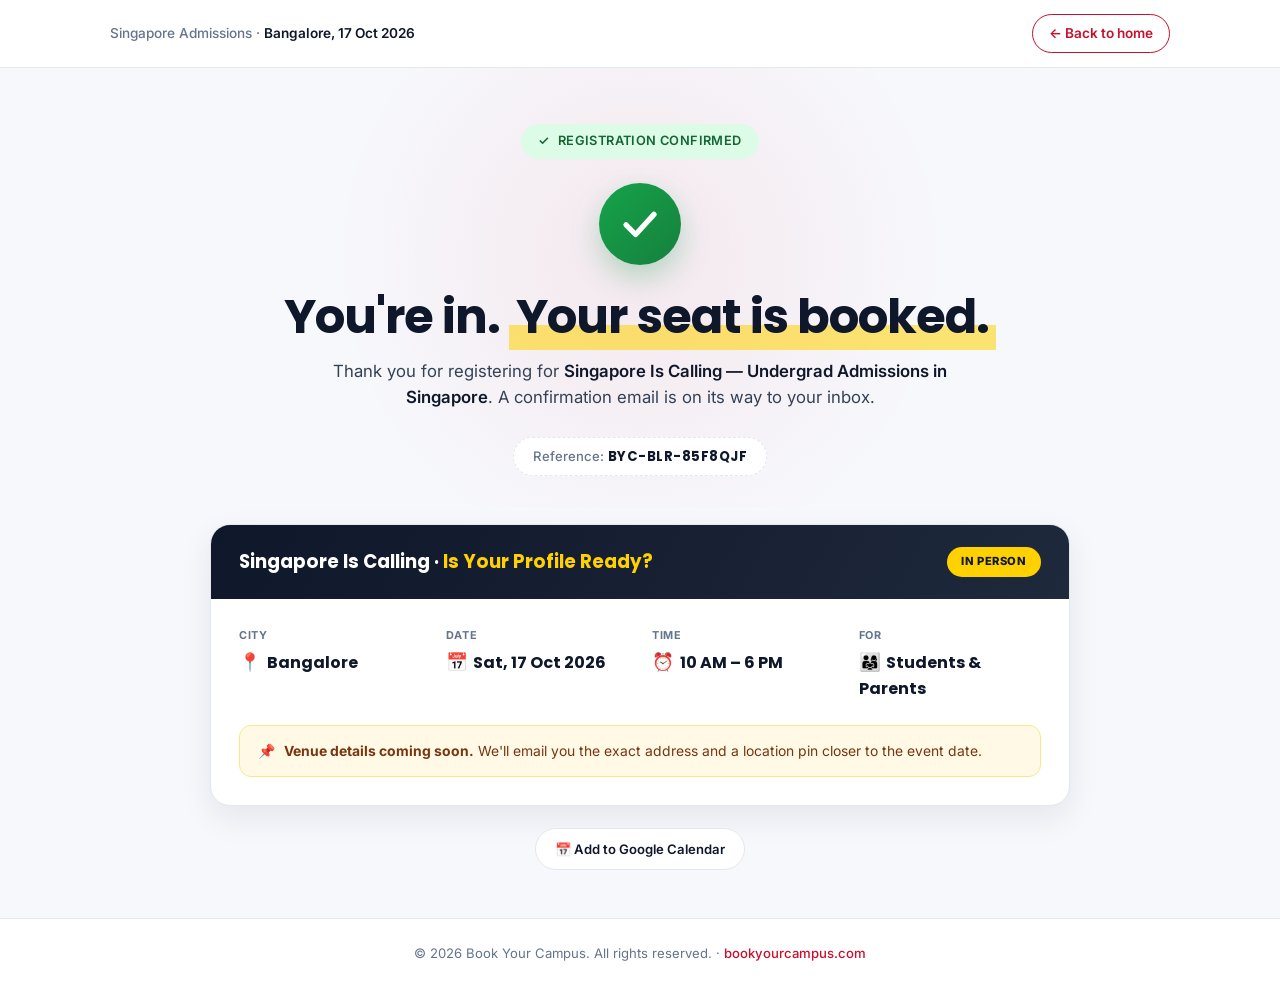
<file: bangalore/thankyou.html>
<!DOCTYPE html>
<html lang="en">
<head>
  <meta charset="UTF-8" />
  <meta name="viewport" content="width=device-width, initial-scale=1.0" />
  <title>Thank You — Your Seat is Booked | Singapore Admissions · Bangalore, 17 Oct</title>
  <meta name="description" content="Your seat for the Singapore undergrad admissions session in Bangalore on 17 October 2026 is confirmed. Here's what happens next." />
  <meta name="theme-color" content="#C8102E" />
  <meta name="robots" content="noindex, nofollow" />

  <link rel="preconnect" href="https://fonts.googleapis.com" />
  <link rel="preconnect" href="https://fonts.gstatic.com" crossorigin />
  <link href="https://fonts.googleapis.com/css2?family=Poppins:wght@500;600;700;800&family=Inter:wght@400;500;600&display=swap" rel="stylesheet" />

  <style>
    /* ---------- RESET & BASE ---------- */
    *, *::before, *::after { margin: 0; padding: 0; box-sizing: border-box; }

    :root {
      --red: #C8102E;
      --red-dark: #A00D24;
      --yellow: #FFD100;
      --yellow-dark: #E6BC00;
      --ink: #0F172A;
      --ink-soft: #334155;
      --muted: #64748B;
      --line: #E2E8F0;
      --bg: #F7F8FC;
      --white: #FFFFFF;
      --radius: 20px;
      --shadow-sm: 0 2px 6px rgba(15, 23, 42, 0.04);
      --shadow: 0 12px 32px rgba(15, 23, 42, 0.08);
      --shadow-lg: 0 24px 60px rgba(15, 23, 42, 0.14);
    }

    html { scroll-behavior: smooth; }

    body {
      font-family: 'Inter', system-ui, -apple-system, 'Segoe UI', Roboto, sans-serif;
      background: var(--bg);
      color: var(--ink);
      line-height: 1.6;
      -webkit-font-smoothing: antialiased;
      min-height: 100vh;
      display: flex;
      flex-direction: column;
    }

    h1, h2, h3, h4 {
      font-family: 'Poppins', system-ui, sans-serif;
      line-height: 1.15;
      letter-spacing: -0.02em;
      font-weight: 700;
    }

    a { color: inherit; text-decoration: none; }

    img { max-width: 100%; height: auto; display: block; }

    .container {
      width: 100%;
      max-width: 1100px;
      margin: 0 auto;
      padding: 0 1.25rem;
    }

    /* ---------- HEADER ---------- */
    .site-header {
      background: var(--white);
      border-bottom: 1px solid var(--line);
      padding: 0.9rem 0;
      position: sticky;
      top: 0;
      z-index: 50;
    }

    .header-inner {
      display: flex;
      align-items: center;
      justify-content: space-between;
      gap: 1rem;
      flex-wrap: wrap;
    }

    .logo {
      display: flex;
      align-items: center;
      gap: 0.6rem;
      font-family: 'Poppins', sans-serif;
      font-weight: 800;
      font-size: 1.05rem;
      color: var(--ink);
      letter-spacing: -0.02em;
    }

    .logo-mark {
      width: 38px;
      height: 38px;
      border-radius: 10px;
      background: var(--red);
      color: #fff;
      display: grid;
      place-items: center;
      font-size: 1.05rem;
      font-weight: 800;
    }

    .header-meta {
      font-size: 0.85rem;
      color: var(--muted);
      font-weight: 500;
    }

    .header-meta strong { color: var(--ink); font-weight: 600; }

    .header-cta {
      font-size: 0.85rem;
      font-weight: 600;
      color: var(--red);
      border: 1.5px solid var(--red);
      padding: 0.45rem 1rem;
      border-radius: 40px;
      transition: 0.15s;
    }

    .header-cta:hover { background: var(--red); color: #fff; }

    /* ---------- MAIN ---------- */
    main { flex: 1; }

    /* ---------- CONFIRMATION HERO ---------- */
    .confirm-hero {
      padding: 3.5rem 0 2rem;
      text-align: center;
      position: relative;
      overflow: hidden;
    }

    .confirm-hero::before {
      content: '';
      position: absolute;
      top: -120px;
      left: 50%;
      transform: translateX(-50%);
      width: 620px;
      height: 620px;
      background: radial-gradient(circle, rgba(200, 16, 46, 0.07) 0%, transparent 70%);
      pointer-events: none;
    }

    .confirm-hero .container { position: relative; z-index: 1; }

    .success-badge {
      display: inline-flex;
      align-items: center;
      gap: 0.5rem;
      background: #DCFCE7;
      color: #166534;
      font-size: 0.8rem;
      font-weight: 600;
      letter-spacing: 0.4px;
      text-transform: uppercase;
      padding: 0.45rem 1.1rem;
      border-radius: 40px;
      margin-bottom: 1.5rem;
      animation: pop 0.5s cubic-bezier(0.34, 1.56, 0.64, 1);
    }

    @keyframes pop {
      0% { transform: scale(0.7); opacity: 0; }
      100% { transform: scale(1); opacity: 1; }
    }

    .check-circle {
      width: 82px;
      height: 82px;
      border-radius: 50%;
      background: linear-gradient(135deg, #16A34A, #15803D);
      display: grid;
      place-items: center;
      margin: 0 auto 1.5rem;
      box-shadow: 0 12px 28px rgba(22, 163, 74, 0.28);
      animation: pop 0.55s cubic-bezier(0.34, 1.56, 0.64, 1) 0.1s both;
    }

    .check-circle svg { width: 42px; height: 42px; }

    .confirm-hero h1 {
      font-size: clamp(1.9rem, 4.5vw, 3rem);
      color: var(--ink);
      margin-bottom: 0.85rem;
    }

    .confirm-hero h1 .hl {
      background: linear-gradient(180deg, transparent 62%, rgba(255, 209, 0, 0.55) 62%);
      padding: 0 0.15em;
    }

    .confirm-sub {
      font-size: 1.05rem;
      color: var(--ink-soft);
      max-width: 620px;
      margin: 0 auto 0.5rem;
    }

    .confirm-sub strong { color: var(--ink); font-weight: 600; }

    .ref-pill {
      display: inline-block;
      margin-top: 1.1rem;
      background: var(--white);
      border: 1.5px dashed var(--line);
      padding: 0.5rem 1.2rem;
      border-radius: 40px;
      font-size: 0.82rem;
      color: var(--muted);
      font-weight: 500;
    }

    .ref-pill strong {
      color: var(--ink);
      font-family: 'Poppins', monospace;
      letter-spacing: 0.5px;
      font-weight: 700;
    }

    /* ---------- EVENT CARD ---------- */
    .event-card-wrap { padding: 1rem 0 3rem; }

    .event-card {
      background: var(--white);
      border-radius: var(--radius);
      box-shadow: var(--shadow);
      border: 1px solid var(--line);
      overflow: hidden;
      max-width: 860px;
      margin: 0 auto;
    }

    .event-card-top {
      background: linear-gradient(120deg, #0F172A 0%, #1E293B 100%);
      color: #fff;
      padding: 1.4rem 1.75rem;
      display: flex;
      align-items: center;
      justify-content: space-between;
      gap: 1rem;
      flex-wrap: wrap;
    }

    .event-card-top .ec-title {
      font-family: 'Poppins', sans-serif;
      font-weight: 700;
      font-size: 1.15rem;
    }

    .event-card-top .ec-title span { color: var(--yellow); }

    .ec-tag {
      background: var(--yellow);
      color: var(--ink);
      font-size: 0.7rem;
      font-weight: 800;
      text-transform: uppercase;
      letter-spacing: 0.6px;
      padding: 0.35rem 0.9rem;
      border-radius: 40px;
      white-space: nowrap;
    }

    .event-card-body {
      padding: 1.75rem;
      display: grid;
      grid-template-columns: repeat(auto-fit, minmax(160px, 1fr));
      gap: 1.5rem;
    }

    .ec-detail { display: flex; flex-direction: column; gap: 0.2rem; }

    .ec-detail small {
      font-size: 0.68rem;
      text-transform: uppercase;
      letter-spacing: 0.7px;
      font-weight: 700;
      color: var(--muted);
    }

    .ec-detail strong {
      font-family: 'Poppins', sans-serif;
      font-size: 1rem;
      font-weight: 700;
      color: var(--ink);
    }

    .ec-detail .icon {
      font-size: 1.1rem;
      margin-right: 0.35rem;
    }

    .venue-note {
      grid-column: 1 / -1;
      background: #FFF9E6;
      border: 1px solid #FDE68A;
      border-radius: 12px;
      padding: 0.85rem 1.1rem;
      font-size: 0.87rem;
      color: #78350F;
      display: flex;
      align-items: flex-start;
      gap: 0.6rem;
    }

    .venue-note strong { color: #78350F; }

    /* ---------- NEXT STEPS ---------- */
    .next-steps { padding: 1rem 0 3.5rem; }

    .section-head { text-align: center; margin-bottom: 2.2rem; }

    .eyebrow {
      display: inline-block;
      font-size: 0.72rem;
      font-weight: 700;
      text-transform: uppercase;
      letter-spacing: 1.2px;
      color: var(--red);
      background: rgba(200, 16, 46, 0.07);
      padding: 0.35rem 0.95rem;
      border-radius: 40px;
      margin-bottom: 0.9rem;
    }

    .section-head h2 {
      font-size: clamp(1.5rem, 3.2vw, 2.1rem);
      margin-bottom: 0.6rem;
    }

    .section-head p {
      color: var(--ink-soft);
      max-width: 560px;
      margin: 0 auto;
      font-size: 0.98rem;
    }

    .steps-grid {
      display: grid;
      grid-template-columns: repeat(auto-fit, minmax(260px, 1fr));
      gap: 1.25rem;
    }

    .step-card {
      background: var(--white);
      border-radius: var(--radius);
      border: 1px solid var(--line);
      padding: 1.6rem 1.5rem;
      box-shadow: var(--shadow-sm);
      transition: transform 0.2s, box-shadow 0.2s;
      position: relative;
    }

    .step-card:hover {
      transform: translateY(-3px);
      box-shadow: var(--shadow);
    }

    .step-num {
      font-family: 'Poppins', sans-serif;
      font-size: 0.72rem;
      font-weight: 800;
      letter-spacing: 1px;
      color: var(--red);
      margin-bottom: 0.9rem;
      display: flex;
      align-items: center;
      gap: 0.5rem;
    }

    .step-num::after {
      content: '';
      flex: 1;
      height: 1px;
      background: var(--line);
    }

    .step-icon {
      font-size: 1.6rem;
      margin-bottom: 0.7rem;
      display: block;
    }

    .step-card h3 {
      font-size: 1.05rem;
      margin-bottom: 0.45rem;
    }

    .step-card p {
      font-size: 0.88rem;
      color: var(--ink-soft);
    }

    .step-card p strong { color: var(--ink); }

    /* ---------- WHATSAPP / CONTACT ---------- */
    .contact-strip {
      padding: 0 0 3.5rem;
    }

    .contact-box {
      background: var(--white);
      border-radius: var(--radius);
      border: 1px solid var(--line);
      box-shadow: var(--shadow-sm);
      padding: 1.75rem 2rem;
      display: flex;
      align-items: center;
      justify-content: space-between;
      gap: 1.5rem;
      flex-wrap: wrap;
      max-width: 860px;
      margin: 0 auto;
    }

    .contact-box h3 {
      font-size: 1.15rem;
      margin-bottom: 0.3rem;
    }

    .contact-box p {
      font-size: 0.9rem;
      color: var(--muted);
    }

    .contact-actions {
      display: flex;
      gap: 0.7rem;
      flex-wrap: wrap;
    }

    .btn {
      display: inline-flex;
      align-items: center;
      justify-content: center;
      gap: 0.5rem;
      font-family: 'Inter', sans-serif;
      font-weight: 600;
      font-size: 0.9rem;
      padding: 0.75rem 1.5rem;
      border-radius: 40px;
      border: none;
      cursor: pointer;
      transition: 0.18s;
      white-space: nowrap;
      text-decoration: none;
    }

    .btn-primary {
      background: var(--red);
      color: #fff;
      box-shadow: 0 6px 18px rgba(200, 16, 46, 0.22);
    }

    .btn-primary:hover {
      background: var(--red-dark);
      transform: translateY(-1px);
      box-shadow: 0 8px 22px rgba(200, 16, 46, 0.3);
    }

    .btn-outline {
      background: #fff;
      color: var(--ink);
      border: 1.5px solid var(--line);
    }

    .btn-outline:hover {
      border-color: var(--ink);
      background: #F8FAFC;
    }

    .btn-whatsapp {
      background: #25D366;
      color: #fff;
    }

    .btn-whatsapp:hover {
      background: #1EBE57;
      transform: translateY(-1px);
    }

    /* ---------- ADD TO CALENDAR ---------- */
    .cal-actions {
      display: flex;
      gap: 0.6rem;
      flex-wrap: wrap;
      justify-content: center;
      margin-top: 1.4rem;
    }

    .cal-actions .btn { font-size: 0.82rem; padding: 0.6rem 1.2rem; }

    /* ---------- FINAL CTA ---------- */
    .final-cta {
      background: linear-gradient(120deg, #0F172A 0%, #1E293B 100%);
      color: #fff;
      padding: 3.5rem 0;
      text-align: center;
      position: relative;
      overflow: hidden;
    }

    .final-cta::before {
      content: '';
      position: absolute;
      top: -60px;
      right: -60px;
      width: 300px;
      height: 300px;
      background: radial-gradient(circle, rgba(255, 209, 0, 0.12) 0%, transparent 70%);
      pointer-events: none;
    }

    .final-cta .container { position: relative; z-index: 1; }

    .final-cta h2 {
      font-size: clamp(1.5rem, 3.4vw, 2.2rem);
      margin-bottom: 0.8rem;
    }

    .final-cta h2 span {
      background: linear-gradient(180deg, transparent 62%, rgba(255, 209, 0, 0.35) 62%);
      padding: 0 0.1em;
    }

    .final-cta p {
      color: #CBD5E1;
      max-width: 540px;
      margin: 0 auto 1.8rem;
      font-size: 0.98rem;
    }

    .final-cta p strong { color: #fff; }

    .btn-yellow {
      background: var(--yellow);
      color: var(--ink);
      box-shadow: 0 8px 22px rgba(255, 209, 0, 0.28);
    }

    .btn-yellow:hover {
      background: var(--yellow-dark);
      transform: translateY(-1px);
      box-shadow: 0 10px 28px rgba(255, 209, 0, 0.36);
    }

    /* ---------- FOOTER ---------- */
    .site-footer {
      background: var(--white);
      border-top: 1px solid var(--line);
      padding: 1.5rem 0;
      text-align: center;
    }

    .site-footer p {
      font-size: 0.82rem;
      color: var(--muted);
    }

    .site-footer a { color: var(--red); font-weight: 500; }

    /* ---------- CONFETTI (decorative) ---------- */
    .confetti {
      position: fixed;
      top: 0; left: 0;
      width: 100%; height: 100%;
      pointer-events: none;
      z-index: 1;
      overflow: hidden;
    }

    .confetti i {
      position: absolute;
      width: 9px; height: 9px;
      border-radius: 2px;
      opacity: 0.85;
      animation: fall linear forwards;
    }

    @keyframes fall {
      0% { transform: translateY(-10vh) rotate(0deg); opacity: 0.9; }
      100% { transform: translateY(110vh) rotate(720deg); opacity: 0; }
    }

    /* ---------- RESPONSIVE ---------- */
    @media (max-width: 700px) {
      .header-meta { display: none; }
      .header-cta { font-size: 0.78rem; padding: 0.4rem 0.85rem; }
      .confirm-hero { padding: 2.5rem 0 1.5rem; }
      .event-card-body { padding: 1.4rem; gap: 1.1rem; }
      .contact-box { padding: 1.4rem 1.3rem; }
      .contact-actions { width: 100%; }
      .contact-actions .btn { flex: 1; }
      .cal-actions .btn { flex: 1 1 45%; }
    }

    @media (prefers-reduced-motion: reduce) {
      *, *::before, *::after {
        animation-duration: 0.001ms !important;
        transition-duration: 0.001ms !important;
      }
    }
  </style>
</head>
<body>

  <!-- Decorative confetti container (populated by JS) -->
  <div class="confetti" id="confetti" aria-hidden="true"></div>

  <!-- ============ HEADER ============ -->
  <header class="site-header">
    <div class="container header-inner">
      <div class="header-meta">
        Singapore Admissions · <strong>Bangalore, 17 Oct 2026</strong>
      </div>
      <a href="/" class="header-cta">← Back to home</a>
    </div>
  </header>

  <main>

    <!-- ============ CONFIRMATION HERO ============ -->
    <section class="confirm-hero">
      <div class="container">
        <div class="success-badge">
          <span>✓</span> Registration Confirmed
        </div>

        <div class="check-circle" aria-hidden="true">
          <svg viewBox="0 0 24 24" fill="none" stroke="#fff" stroke-width="3" stroke-linecap="round" stroke-linejoin="round">
            <polyline points="4 12.5 9.5 18 20 6.5"></polyline>
          </svg>
        </div>

        <h1>You're in. <span class="hl">Your seat is booked.</span></h1>

        <p class="confirm-sub">
          Thank you for registering for <strong>Singapore Is Calling — Undergrad Admissions in Singapore</strong>.
          A confirmation email is on its way to your inbox.
        </p>

        <div class="ref-pill">
          Reference: <strong id="refCode">BYC-BLR-XXXX</strong>
        </div>
      </div>
    </section>

    <!-- ============ EVENT CARD ============ -->
    <section class="event-card-wrap">
      <div class="container">
        <div class="event-card">
          <div class="event-card-top">
            <div class="ec-title">Singapore Is Calling · <span>Is Your Profile Ready?</span></div>
            <span class="ec-tag">In Person</span>
          </div>
          <div class="event-card-body">
            <div class="ec-detail">
              <small>City</small>
              <strong><span class="icon">📍</span>Bangalore</strong>
            </div>
            <div class="ec-detail">
              <small>Date</small>
              <strong><span class="icon">📅</span>Sat, 17 Oct 2026</strong>
            </div>
            <div class="ec-detail">
              <small>Time</small>
              <strong><span class="icon">⏰</span>10 AM – 6 PM</strong>
            </div>
            <div class="ec-detail">
              <small>For</small>
              <strong><span class="icon">👨‍👩‍👧</span>Students &amp; Parents</strong>
            </div>

            <div class="venue-note">
              <span>📌</span>
              <span><strong>Venue details coming soon.</strong> We'll email you the exact address and a location pin closer to the event date.</span>
            </div>
          </div>
        </div>

        <!-- Add to calendar buttons -->
        <div class="cal-actions">
          <a class="btn btn-outline" id="gcalBtn" href="#" target="_blank" rel="noopener">📅 Add to Google Calendar</a>
        </div>
      </div>
    </section>

  </main>

  <!-- ============ FOOTER ============ -->
  <footer class="site-footer">
    <div class="container">
      <p>© 2026 Book Your Campus. All rights reserved. · <a href="/">bookyourcampus.com</a></p>
    </div>
  </footer>

  <script>
    (function () {
      'use strict';

      /* ---------- 1. GENERATE REFERENCE CODE ---------- */
      const refEl = document.getElementById('refCode');
      if (refEl) {
        const random = Math.random().toString(36).substring(2, 6).toUpperCase();
        const time = Date.now().toString(36).slice(-3).toUpperCase();
        refEl.textContent = `BYC-BLR-${random}${time}`;
      }

      /* ---------- 2. ADD-TO-CALENDAR LINKS ---------- */
      const EVENT = {
        title: 'Singapore Is Calling — Undergrad Admissions in Singapore (Bangalore)',
        location: 'Bangalore, India',
        details: 'A real-world guide to undergrad admissions in Singapore. For students and parents (Class 6–12). Understand what NUS, NTU, SMU and SUTD look for.',
        start: '20261017T043000Z', // 10:00 IST = 04:30 UTC
        end:   '20261017T123000Z'  // 18:00 IST = 12:30 UTC
      };

      const gcalBtn = document.getElementById('gcalBtn');
      if (gcalBtn) {
        const gcalUrl = new URL('https://calendar.google.com/calendar/render');
        gcalUrl.searchParams.set('action', 'TEMPLATE');
        gcalUrl.searchParams.set('text', EVENT.title);
        gcalUrl.searchParams.set('dates', `${EVENT.start}/${EVENT.end}`);
        gcalUrl.searchParams.set('details', EVENT.details);
        gcalUrl.searchParams.set('location', EVENT.location);
        gcalBtn.href = gcalUrl.toString();
      }

      const icsBtn = document.getElementById('icsBtn');
      if (icsBtn) {
        const icsLines = [
          'BEGIN:VCALENDAR',
          'VERSION:2.0',
          'PRODID:-//Book Your Campus//Bangalore Singapore Session//EN',
          'CALSCALE:GREGORIAN',
          'BEGIN:VEVENT',
          `UID:${Date.now()}@bookyourcampus.com`,
          `DTSTAMP:${new Date().toISOString().replace(/[-:.]/g, '').slice(0, 15)}Z`,
          `DTSTART:${EVENT.start}`,
          `DTEND:${EVENT.end}`,
          `SUMMARY:${EVENT.title}`,
          `DESCRIPTION:${EVENT.details}`,
          `LOCATION:${EVENT.location}`,
          'STATUS:CONFIRMED',
          'END:VEVENT',
          'END:VCALENDAR'
        ];
        const icsBlob = new Blob([icsLines.join('\r\n')], { type: 'text/calendar;charset=utf-8' });
        icsBtn.href = URL.createObjectURL(icsBlob);
      }

      /* ---------- 3. DECORATIVE CONFETTI (subtle, once) ---------- */
      const prefersReduced = window.matchMedia('(prefers-reduced-motion: reduce)').matches;
      if (!prefersReduced) {
        const confettiBox = document.getElementById('confetti');
        const colors = ['#C8102E', '#FFD100', '#0F172A', '#16A34A', '#2563EB'];
        const COUNT = 34;

        for (let i = 0; i < COUNT; i++) {
          const piece = document.createElement('i');
          piece.style.left = Math.random() * 100 + 'vw';
          piece.style.background = colors[Math.floor(Math.random() * colors.length)];
          piece.style.animationDuration = (2.6 + Math.random() * 2.4) + 's';
          piece.style.animationDelay = (Math.random() * 0.9) + 's';
          piece.style.width = piece.style.height = (6 + Math.random() * 7) + 'px';
          if (Math.random() > 0.5) piece.style.borderRadius = '50%';
          confettiBox.appendChild(piece);
        }

        // Remove confetti after it settles
        setTimeout(() => { confettiBox.innerHTML = ''; }, 6500);
      }

      /* ---------- 4. PERSONALISE WITH REFERRER (if any) ---------- */
      // If the previous page passed a name or ref via query string, show it.
      const params = new URLSearchParams(window.location.search);
      const name = params.get('name');
      const heading = document.querySelector('.confirm-hero h1');
      if (name && heading) {
        heading.innerHTML = `You're in, ${escapeHtml(name)}. <span class="hl">Your seat is booked.</span>`;
      }

      function escapeHtml(str) {
        return String(str)
          .replace(/&/g, '&amp;')
          .replace(/</g, '&lt;')
          .replace(/>/g, '&gt;')
          .replace(/"/g, '&quot;')
          .replace(/'/g, '&#039;');
      }
    })();
  </script>

  <!-- Meta Pixel Code -->
<script>
!function(f,b,e,v,n,t,s)
{if(f.fbq)return;n=f.fbq=function(){n.callMethod?
n.callMethod.apply(n,arguments):n.queue.push(arguments)};
if(!f._fbq)f._fbq=n;n.push=n;n.loaded=!0;n.version='2.0';
n.queue=[];t=b.createElement(e);t.async=!0;
t.src=v;s=b.getElementsByTagName(e)[0];
s.parentNode.insertBefore(t,s)}(window, document,'script',
'https://connect.facebook.net/en_US/fbevents.js');
fbq('init', '1614567186231542');
fbq('track', 'PageView');
</script>
<noscript><img height="1" width="1" style="display:none"
src="https://www.facebook.com/tr?id=1614567186231542&ev=PageView&noscript=1"
/></noscript>
<!-- End Meta Pixel Code -->
 
</body>
</html>
</file>
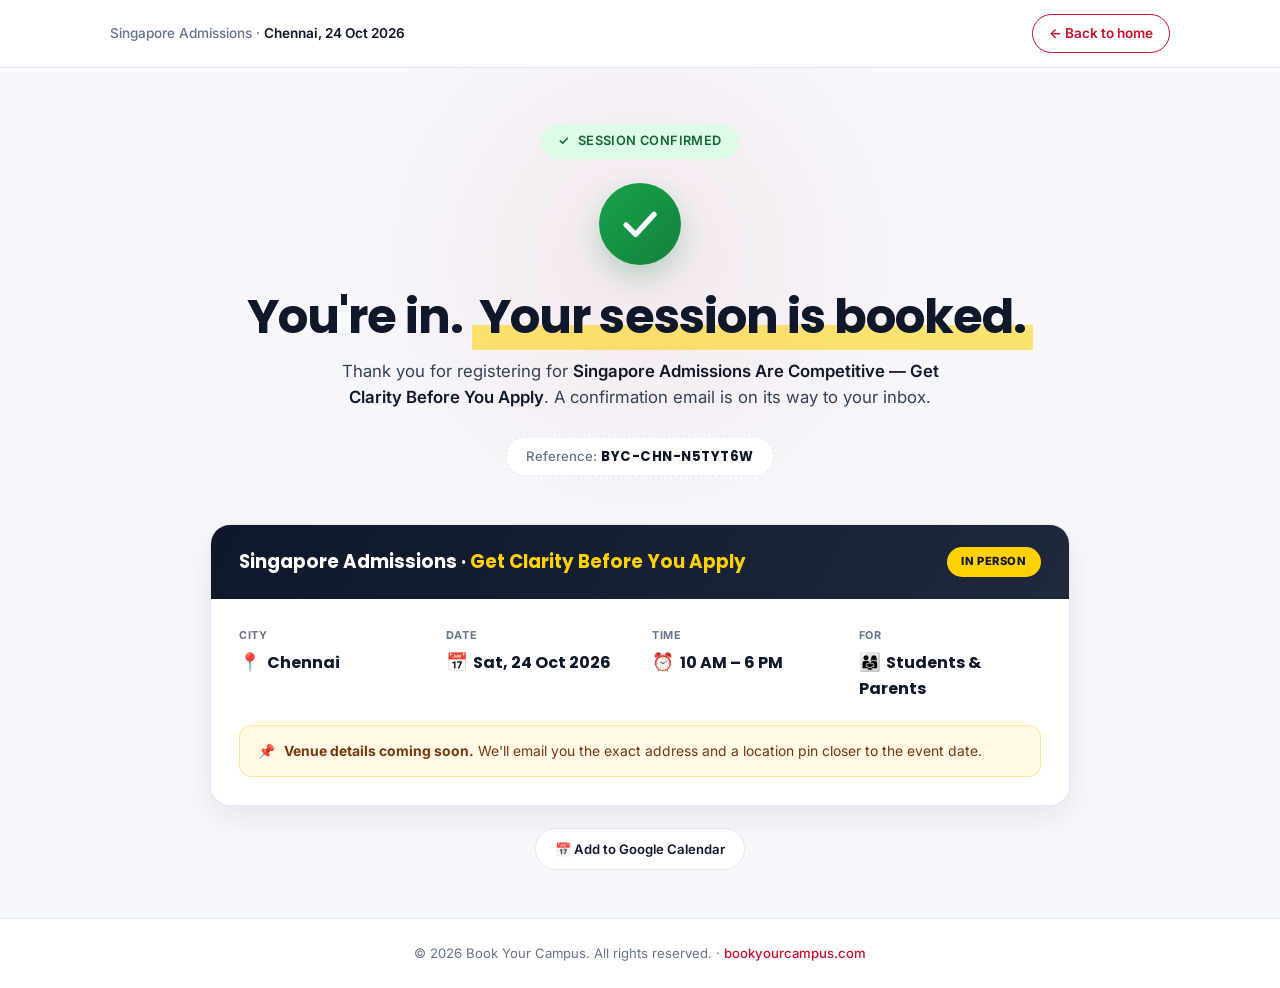
<file: chennai/thankyou.html>
<!DOCTYPE html>
<html lang="en">
<head>
  <meta charset="UTF-8" />
  <meta name="viewport" content="width=device-width, initial-scale=1.0" />
  <title>Thank You — Your Session is Booked | Singapore Admissions · Chennai, 24 Oct</title>
  <meta name="description" content="Your session for the Singapore undergrad admissions event in Chennai on 24 October 2026 is confirmed. Here's what happens next." />
  <meta name="theme-color" content="#C8102E" />
  <meta name="robots" content="noindex, nofollow" />

  <link rel="preconnect" href="https://fonts.googleapis.com" />
  <link rel="preconnect" href="https://fonts.gstatic.com" crossorigin />
  <link href="https://fonts.googleapis.com/css2?family=Poppins:wght@500;600;700;800&family=Inter:wght@400;500;600&display=swap" rel="stylesheet" />

  <style>
    /* ---------- RESET & BASE ---------- */
    *, *::before, *::after { margin: 0; padding: 0; box-sizing: border-box; }

    :root {
      --red: #C8102E;
      --red-dark: #A00D24;
      --yellow: #FFD100;
      --yellow-dark: #E6BC00;
      --ink: #0F172A;
      --ink-soft: #334155;
      --muted: #64748B;
      --line: #E2E8F0;
      --bg: #F7F8FC;
      --white: #FFFFFF;
      --radius: 20px;
      --shadow-sm: 0 2px 6px rgba(15, 23, 42, 0.04);
      --shadow: 0 12px 32px rgba(15, 23, 42, 0.08);
      --shadow-lg: 0 24px 60px rgba(15, 23, 42, 0.14);
    }

    html { scroll-behavior: smooth; }

    body {
      font-family: 'Inter', system-ui, -apple-system, 'Segoe UI', Roboto, sans-serif;
      background: var(--bg);
      color: var(--ink);
      line-height: 1.6;
      -webkit-font-smoothing: antialiased;
      min-height: 100vh;
      display: flex;
      flex-direction: column;
    }

    h1, h2, h3, h4 {
      font-family: 'Poppins', system-ui, sans-serif;
      line-height: 1.15;
      letter-spacing: -0.02em;
      font-weight: 700;
    }

    a { color: inherit; text-decoration: none; }

    img { max-width: 100%; height: auto; display: block; }

    .container {
      width: 100%;
      max-width: 1100px;
      margin: 0 auto;
      padding: 0 1.25rem;
    }

    /* ---------- HEADER ---------- */
    .site-header {
      background: var(--white);
      border-bottom: 1px solid var(--line);
      padding: 0.9rem 0;
      position: sticky;
      top: 0;
      z-index: 50;
    }

    .header-inner {
      display: flex;
      align-items: center;
      justify-content: space-between;
      gap: 1rem;
      flex-wrap: wrap;
    }

    .logo {
      display: flex;
      align-items: center;
      gap: 0.6rem;
      font-family: 'Poppins', sans-serif;
      font-weight: 800;
      font-size: 1.05rem;
      color: var(--ink);
      letter-spacing: -0.02em;
    }

    .logo-mark {
      width: 38px;
      height: 38px;
      border-radius: 10px;
      background: var(--red);
      color: #fff;
      display: grid;
      place-items: center;
      font-size: 1.05rem;
      font-weight: 800;
    }

    .header-meta {
      font-size: 0.85rem;
      color: var(--muted);
      font-weight: 500;
    }

    .header-meta strong { color: var(--ink); font-weight: 600; }

    .header-cta {
      font-size: 0.85rem;
      font-weight: 600;
      color: var(--red);
      border: 1.5px solid var(--red);
      padding: 0.45rem 1rem;
      border-radius: 40px;
      transition: 0.15s;
    }

    .header-cta:hover { background: var(--red); color: #fff; }

    /* ---------- MAIN ---------- */
    main { flex: 1; }

    /* ---------- CONFIRMATION HERO ---------- */
    .confirm-hero {
      padding: 3.5rem 0 2rem;
      text-align: center;
      position: relative;
      overflow: hidden;
    }

    .confirm-hero::before {
      content: '';
      position: absolute;
      top: -120px;
      left: 50%;
      transform: translateX(-50%);
      width: 620px;
      height: 620px;
      background: radial-gradient(circle, rgba(200, 16, 46, 0.07) 0%, transparent 70%);
      pointer-events: none;
    }

    .confirm-hero .container { position: relative; z-index: 1; }

    .success-badge {
      display: inline-flex;
      align-items: center;
      gap: 0.5rem;
      background: #DCFCE7;
      color: #166534;
      font-size: 0.8rem;
      font-weight: 600;
      letter-spacing: 0.4px;
      text-transform: uppercase;
      padding: 0.45rem 1.1rem;
      border-radius: 40px;
      margin-bottom: 1.5rem;
      animation: pop 0.5s cubic-bezier(0.34, 1.56, 0.64, 1);
    }

    @keyframes pop {
      0% { transform: scale(0.7); opacity: 0; }
      100% { transform: scale(1); opacity: 1; }
    }

    .check-circle {
      width: 82px;
      height: 82px;
      border-radius: 50%;
      background: linear-gradient(135deg, #16A34A, #15803D);
      display: grid;
      place-items: center;
      margin: 0 auto 1.5rem;
      box-shadow: 0 12px 28px rgba(22, 163, 74, 0.28);
      animation: pop 0.55s cubic-bezier(0.34, 1.56, 0.64, 1) 0.1s both;
    }

    .check-circle svg { width: 42px; height: 42px; }

    .confirm-hero h1 {
      font-size: clamp(1.9rem, 4.5vw, 3rem);
      color: var(--ink);
      margin-bottom: 0.85rem;
    }

    .confirm-hero h1 .hl {
      background: linear-gradient(180deg, transparent 62%, rgba(255, 209, 0, 0.55) 62%);
      padding: 0 0.15em;
    }

    .confirm-sub {
      font-size: 1.05rem;
      color: var(--ink-soft);
      max-width: 620px;
      margin: 0 auto 0.5rem;
    }

    .confirm-sub strong { color: var(--ink); font-weight: 600; }

    .ref-pill {
      display: inline-block;
      margin-top: 1.1rem;
      background: var(--white);
      border: 1.5px dashed var(--line);
      padding: 0.5rem 1.2rem;
      border-radius: 40px;
      font-size: 0.82rem;
      color: var(--muted);
      font-weight: 500;
    }

    .ref-pill strong {
      color: var(--ink);
      font-family: 'Poppins', monospace;
      letter-spacing: 0.5px;
      font-weight: 700;
    }

    /* ---------- EVENT CARD ---------- */
    .event-card-wrap { padding: 1rem 0 3rem; }

    .event-card {
      background: var(--white);
      border-radius: var(--radius);
      box-shadow: var(--shadow);
      border: 1px solid var(--line);
      overflow: hidden;
      max-width: 860px;
      margin: 0 auto;
    }

    .event-card-top {
      background: linear-gradient(120deg, #0F172A 0%, #1E293B 100%);
      color: #fff;
      padding: 1.4rem 1.75rem;
      display: flex;
      align-items: center;
      justify-content: space-between;
      gap: 1rem;
      flex-wrap: wrap;
    }

    .event-card-top .ec-title {
      font-family: 'Poppins', sans-serif;
      font-weight: 700;
      font-size: 1.15rem;
    }

    .event-card-top .ec-title span { color: var(--yellow); }

    .ec-tag {
      background: var(--yellow);
      color: var(--ink);
      font-size: 0.7rem;
      font-weight: 800;
      text-transform: uppercase;
      letter-spacing: 0.6px;
      padding: 0.35rem 0.9rem;
      border-radius: 40px;
      white-space: nowrap;
    }

    .event-card-body {
      padding: 1.75rem;
      display: grid;
      grid-template-columns: repeat(auto-fit, minmax(160px, 1fr));
      gap: 1.5rem;
    }

    .ec-detail { display: flex; flex-direction: column; gap: 0.2rem; }

    .ec-detail small {
      font-size: 0.68rem;
      text-transform: uppercase;
      letter-spacing: 0.7px;
      font-weight: 700;
      color: var(--muted);
    }

    .ec-detail strong {
      font-family: 'Poppins', sans-serif;
      font-size: 1rem;
      font-weight: 700;
      color: var(--ink);
    }

    .ec-detail .icon {
      font-size: 1.1rem;
      margin-right: 0.35rem;
    }

    .venue-note {
      grid-column: 1 / -1;
      background: #FFF9E6;
      border: 1px solid #FDE68A;
      border-radius: 12px;
      padding: 0.85rem 1.1rem;
      font-size: 0.87rem;
      color: #78350F;
      display: flex;
      align-items: flex-start;
      gap: 0.6rem;
    }

    .venue-note strong { color: #78350F; }

    /* ---------- NEXT STEPS ---------- */
    .next-steps { padding: 1rem 0 3.5rem; }

    .section-head { text-align: center; margin-bottom: 2.2rem; }

    .eyebrow {
      display: inline-block;
      font-size: 0.72rem;
      font-weight: 700;
      text-transform: uppercase;
      letter-spacing: 1.2px;
      color: var(--red);
      background: rgba(200, 16, 46, 0.07);
      padding: 0.35rem 0.95rem;
      border-radius: 40px;
      margin-bottom: 0.9rem;
    }

    .section-head h2 {
      font-size: clamp(1.5rem, 3.2vw, 2.1rem);
      margin-bottom: 0.6rem;
    }

    .section-head p {
      color: var(--ink-soft);
      max-width: 560px;
      margin: 0 auto;
      font-size: 0.98rem;
    }

    .steps-grid {
      display: grid;
      grid-template-columns: repeat(auto-fit, minmax(260px, 1fr));
      gap: 1.25rem;
    }

    .step-card {
      background: var(--white);
      border-radius: var(--radius);
      border: 1px solid var(--line);
      padding: 1.6rem 1.5rem;
      box-shadow: var(--shadow-sm);
      transition: transform 0.2s, box-shadow 0.2s;
      position: relative;
    }

    .step-card:hover {
      transform: translateY(-3px);
      box-shadow: var(--shadow);
    }

    .step-num {
      font-family: 'Poppins', sans-serif;
      font-size: 0.72rem;
      font-weight: 800;
      letter-spacing: 1px;
      color: var(--red);
      margin-bottom: 0.9rem;
      display: flex;
      align-items: center;
      gap: 0.5rem;
    }

    .step-num::after {
      content: '';
      flex: 1;
      height: 1px;
      background: var(--line);
    }

    .step-icon {
      font-size: 1.6rem;
      margin-bottom: 0.7rem;
      display: block;
    }

    .step-card h3 {
      font-size: 1.05rem;
      margin-bottom: 0.45rem;
    }

    .step-card p {
      font-size: 0.88rem;
      color: var(--ink-soft);
    }

    .step-card p strong { color: var(--ink); }

    /* ---------- WHATSAPP / CONTACT ---------- */
    .contact-strip {
      padding: 0 0 3.5rem;
    }

    .contact-box {
      background: var(--white);
      border-radius: var(--radius);
      border: 1px solid var(--line);
      box-shadow: var(--shadow-sm);
      padding: 1.75rem 2rem;
      display: flex;
      align-items: center;
      justify-content: space-between;
      gap: 1.5rem;
      flex-wrap: wrap;
      max-width: 860px;
      margin: 0 auto;
    }

    .contact-box h3 {
      font-size: 1.15rem;
      margin-bottom: 0.3rem;
    }

    .contact-box p {
      font-size: 0.9rem;
      color: var(--muted);
    }

    .contact-actions {
      display: flex;
      gap: 0.7rem;
      flex-wrap: wrap;
    }

    .btn {
      display: inline-flex;
      align-items: center;
      justify-content: center;
      gap: 0.5rem;
      font-family: 'Inter', sans-serif;
      font-weight: 600;
      font-size: 0.9rem;
      padding: 0.75rem 1.5rem;
      border-radius: 40px;
      border: none;
      cursor: pointer;
      transition: 0.18s;
      white-space: nowrap;
      text-decoration: none;
    }

    .btn-primary {
      background: var(--red);
      color: #fff;
      box-shadow: 0 6px 18px rgba(200, 16, 46, 0.22);
    }

    .btn-primary:hover {
      background: var(--red-dark);
      transform: translateY(-1px);
      box-shadow: 0 8px 22px rgba(200, 16, 46, 0.3);
    }

    .btn-outline {
      background: #fff;
      color: var(--ink);
      border: 1.5px solid var(--line);
    }

    .btn-outline:hover {
      border-color: var(--ink);
      background: #F8FAFC;
    }

    .btn-whatsapp {
      background: #25D366;
      color: #fff;
    }

    .btn-whatsapp:hover {
      background: #1EBE57;
      transform: translateY(-1px);
    }

    /* ---------- ADD TO CALENDAR ---------- */
    .cal-actions {
      display: flex;
      gap: 0.6rem;
      flex-wrap: wrap;
      justify-content: center;
      margin-top: 1.4rem;
    }

    .cal-actions .btn { font-size: 0.82rem; padding: 0.6rem 1.2rem; }

    /* ---------- FINAL CTA ---------- */
    .final-cta {
      background: linear-gradient(120deg, #0F172A 0%, #1E293B 100%);
      color: #fff;
      padding: 3.5rem 0;
      text-align: center;
      position: relative;
      overflow: hidden;
    }

    .final-cta::before {
      content: '';
      position: absolute;
      top: -60px;
      right: -60px;
      width: 300px;
      height: 300px;
      background: radial-gradient(circle, rgba(255, 209, 0, 0.12) 0%, transparent 70%);
      pointer-events: none;
    }

    .final-cta .container { position: relative; z-index: 1; }

    .final-cta h2 {
      font-size: clamp(1.5rem, 3.4vw, 2.2rem);
      margin-bottom: 0.8rem;
    }

    .final-cta h2 span {
      background: linear-gradient(180deg, transparent 62%, rgba(255, 209, 0, 0.35) 62%);
      padding: 0 0.1em;
    }

    .final-cta p {
      color: #CBD5E1;
      max-width: 540px;
      margin: 0 auto 1.8rem;
      font-size: 0.98rem;
    }

    .final-cta p strong { color: #fff; }

    .btn-yellow {
      background: var(--yellow);
      color: var(--ink);
      box-shadow: 0 8px 22px rgba(255, 209, 0, 0.28);
    }

    .btn-yellow:hover {
      background: var(--yellow-dark);
      transform: translateY(-1px);
      box-shadow: 0 10px 28px rgba(255, 209, 0, 0.36);
    }

    /* ---------- FOOTER ---------- */
    .site-footer {
      background: var(--white);
      border-top: 1px solid var(--line);
      padding: 1.5rem 0;
      text-align: center;
    }

    .site-footer p {
      font-size: 0.82rem;
      color: var(--muted);
    }

    .site-footer a { color: var(--red); font-weight: 500; }

    /* ---------- CONFETTI (decorative) ---------- */
    .confetti {
      position: fixed;
      top: 0; left: 0;
      width: 100%; height: 100%;
      pointer-events: none;
      z-index: 1;
      overflow: hidden;
    }

    .confetti i {
      position: absolute;
      width: 9px; height: 9px;
      border-radius: 2px;
      opacity: 0.85;
      animation: fall linear forwards;
    }

    @keyframes fall {
      0% { transform: translateY(-10vh) rotate(0deg); opacity: 0.9; }
      100% { transform: translateY(110vh) rotate(720deg); opacity: 0; }
    }

    /* ---------- RESPONSIVE ---------- */
    @media (max-width: 700px) {
      .header-meta { display: none; }
      .header-cta { font-size: 0.78rem; padding: 0.4rem 0.85rem; }
      .confirm-hero { padding: 2.5rem 0 1.5rem; }
      .event-card-body { padding: 1.4rem; gap: 1.1rem; }
      .contact-box { padding: 1.4rem 1.3rem; }
      .contact-actions { width: 100%; }
      .contact-actions .btn { flex: 1; }
      .cal-actions .btn { flex: 1 1 45%; }
    }

    @media (prefers-reduced-motion: reduce) {
      *, *::before, *::after {
        animation-duration: 0.001ms !important;
        transition-duration: 0.001ms !important;
      }
    }
  </style>
</head>
<body>

  <!-- Decorative confetti container (populated by JS) -->
  <div class="confetti" id="confetti" aria-hidden="true"></div>

  <!-- ============ HEADER ============ -->
  <header class="site-header">
    <div class="container header-inner">

      <div class="header-meta">
        Singapore Admissions · <strong>Chennai, 24 Oct 2026</strong>
      </div>
      <a href="/" class="header-cta">← Back to home</a>
    </div>
  </header>

  <main>

    <!-- ============ CONFIRMATION HERO ============ -->
    <section class="confirm-hero">
      <div class="container">
        <div class="success-badge">
          <span>✓</span> Session Confirmed
        </div>

        <div class="check-circle" aria-hidden="true">
          <svg viewBox="0 0 24 24" fill="none" stroke="#fff" stroke-width="3" stroke-linecap="round" stroke-linejoin="round">
            <polyline points="4 12.5 9.5 18 20 6.5"></polyline>
          </svg>
        </div>

        <h1>You're in. <span class="hl">Your session is booked.</span></h1>

        <p class="confirm-sub">
          Thank you for registering for <strong>Singapore Admissions Are Competitive — Get Clarity Before You Apply</strong>.
          A confirmation email is on its way to your inbox.
        </p>

        <div class="ref-pill">
          Reference: <strong id="refCode">BYC-CHN-XXXX</strong>
        </div>
      </div>
    </section>

    <!-- ============ EVENT CARD ============ -->
    <section class="event-card-wrap">
      <div class="container">
        <div class="event-card">
          <div class="event-card-top">
            <div class="ec-title">Singapore Admissions · <span>Get Clarity Before You Apply</span></div>
            <span class="ec-tag">In Person</span>
          </div>
          <div class="event-card-body">
            <div class="ec-detail">
              <small>City</small>
              <strong><span class="icon">📍</span>Chennai</strong>
            </div>
            <div class="ec-detail">
              <small>Date</small>
              <strong><span class="icon">📅</span>Sat, 24 Oct 2026</strong>
            </div>
            <div class="ec-detail">
              <small>Time</small>
              <strong><span class="icon">⏰</span>10 AM – 6 PM</strong>
            </div>
            <div class="ec-detail">
              <small>For</small>
              <strong><span class="icon">👨‍👩‍👧</span>Students &amp; Parents</strong>
            </div>

            <div class="venue-note">
              <span>📌</span>
              <span><strong>Venue details coming soon.</strong> We'll email you the exact address and a location pin closer to the event date.</span>
            </div>
          </div>
        </div>

        <!-- Add to calendar buttons -->
        <div class="cal-actions">
          <a class="btn btn-outline" id="gcalBtn" href="#" target="_blank" rel="noopener">📅 Add to Google Calendar</a>
        </div>
      </div>
    </section>
  </main>

  <!-- ============ FOOTER ============ -->
  <footer class="site-footer">
    <div class="container">
      <p>© 2026 Book Your Campus. All rights reserved. · <a href="/">bookyourcampus.com</a></p>
    </div>
  </footer>

  <script>
    (function () {
      'use strict';

      /* ---------- 1. GENERATE REFERENCE CODE ---------- */
      const refEl = document.getElementById('refCode');
      if (refEl) {
        const random = Math.random().toString(36).substring(2, 6).toUpperCase();
        const time = Date.now().toString(36).slice(-3).toUpperCase();
        refEl.textContent = `BYC-CHN-${random}${time}`;
      }

      /* ---------- 2. ADD-TO-CALENDAR LINKS ---------- */
      const EVENT = {
        title: 'Singapore Admissions Are Competitive — Get Clarity Before You Apply (Chennai)',
        location: 'Chennai, India',
        details: 'Understand admissions, profile expectations and application planning for top Singapore universities (NUS, NTU, SMU, SUTD). For students and parents (Class 6–12).',
        start: '20261024T043000Z', // 10:00 IST = 04:30 UTC
        end:   '20261024T123000Z'  // 18:00 IST = 12:30 UTC
      };

      const gcalBtn = document.getElementById('gcalBtn');
      if (gcalBtn) {
        const gcalUrl = new URL('https://calendar.google.com/calendar/render');
        gcalUrl.searchParams.set('action', 'TEMPLATE');
        gcalUrl.searchParams.set('text', EVENT.title);
        gcalUrl.searchParams.set('dates', `${EVENT.start}/${EVENT.end}`);
        gcalUrl.searchParams.set('details', EVENT.details);
        gcalUrl.searchParams.set('location', EVENT.location);
        gcalBtn.href = gcalUrl.toString();
      }

      const icsBtn = document.getElementById('icsBtn');
      if (icsBtn) {
        const icsLines = [
          'BEGIN:VCALENDAR',
          'VERSION:2.0',
          'PRODID:-//Book Your Campus//Chennai Singapore Session//EN',
          'CALSCALE:GREGORIAN',
          'BEGIN:VEVENT',
          `UID:${Date.now()}@bookyourcampus.com`,
          `DTSTAMP:${new Date().toISOString().replace(/[-:.]/g, '').slice(0, 15)}Z`,
          `DTSTART:${EVENT.start}`,
          `DTEND:${EVENT.end}`,
          `SUMMARY:${EVENT.title}`,
          `DESCRIPTION:${EVENT.details}`,
          `LOCATION:${EVENT.location}`,
          'STATUS:CONFIRMED',
          'END:VEVENT',
          'END:VCALENDAR'
        ];
        const icsBlob = new Blob([icsLines.join('\r\n')], { type: 'text/calendar;charset=utf-8' });
        icsBtn.href = URL.createObjectURL(icsBlob);
      }

      /* ---------- 3. DECORATIVE CONFETTI (subtle, once) ---------- */
      const prefersReduced = window.matchMedia('(prefers-reduced-motion: reduce)').matches;
      if (!prefersReduced) {
        const confettiBox = document.getElementById('confetti');
        const colors = ['#C8102E', '#FFD100', '#0F172A', '#16A34A', '#2563EB'];
        const COUNT = 34;

        for (let i = 0; i < COUNT; i++) {
          const piece = document.createElement('i');
          piece.style.left = Math.random() * 100 + 'vw';
          piece.style.background = colors[Math.floor(Math.random() * colors.length)];
          piece.style.animationDuration = (2.6 + Math.random() * 2.4) + 's';
          piece.style.animationDelay = (Math.random() * 0.9) + 's';
          piece.style.width = piece.style.height = (6 + Math.random() * 7) + 'px';
          if (Math.random() > 0.5) piece.style.borderRadius = '50%';
          confettiBox.appendChild(piece);
        }

        setTimeout(() => { confettiBox.innerHTML = ''; }, 6500);
      }

      /* ---------- 4. PERSONALISE WITH NAME FROM QUERY STRING ---------- */
      const params = new URLSearchParams(window.location.search);
      const name = params.get('name');
      const heading = document.querySelector('.confirm-hero h1');
      if (name && heading) {
        heading.innerHTML = `You're in, ${escapeHtml(name)}. <span class="hl">Your session is booked.</span>`;
      }

      function escapeHtml(str) {
        return String(str)
          .replace(/&/g, '&amp;')
          .replace(/</g, '&lt;')
          .replace(/>/g, '&gt;')
          .replace(/"/g, '&quot;')
          .replace(/'/g, '&#039;');
      }
    })();
  </script>

  <!-- Meta Pixel Code -->
<script>
!function(f,b,e,v,n,t,s)
{if(f.fbq)return;n=f.fbq=function(){n.callMethod?
n.callMethod.apply(n,arguments):n.queue.push(arguments)};
if(!f._fbq)f._fbq=n;n.push=n;n.loaded=!0;n.version='2.0';
n.queue=[];t=b.createElement(e);t.async=!0;
t.src=v;s=b.getElementsByTagName(e)[0];
s.parentNode.insertBefore(t,s)}(window, document,'script',
'https://connect.facebook.net/en_US/fbevents.js');
fbq('init', '1614567186231542');
fbq('track', 'PageView');
</script>
<noscript><img height="1" width="1" style="display:none"
src="https://www.facebook.com/tr?id=1614567186231542&ev=PageView&noscript=1"
/></noscript>
<!-- End Meta Pixel Code -->
</body>
</html>
</file>
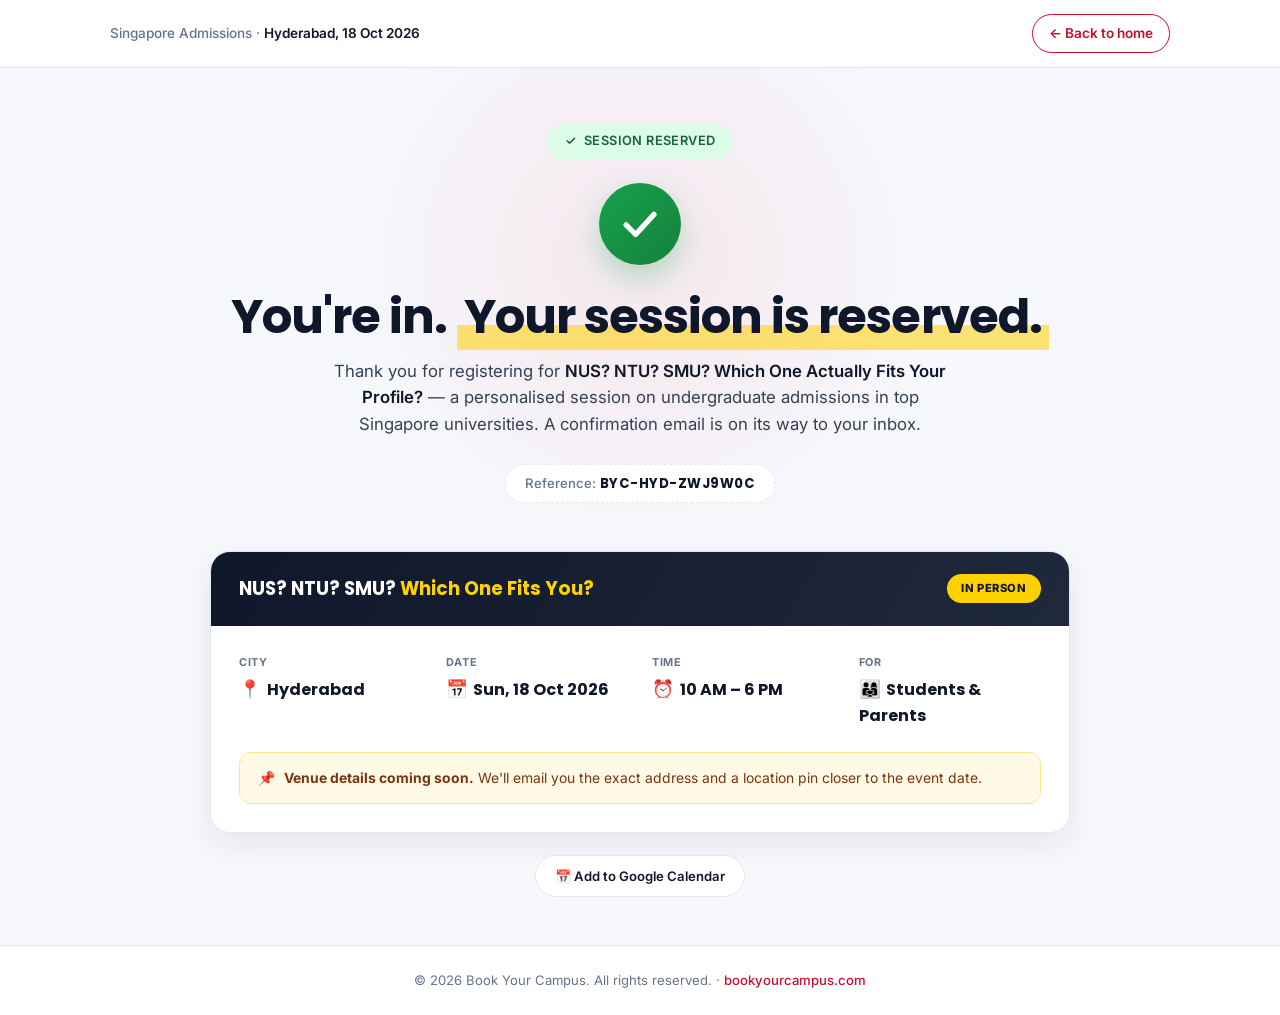
<file: hyderabad/thankyou.html>
<!DOCTYPE html>
<html lang="en">
<head>
  <meta charset="UTF-8" />
  <meta name="viewport" content="width=device-width, initial-scale=1.0" />
  <title>Thank You — Your Session is Reserved | Singapore Admissions · Hyderabad, 18 Oct</title>
  <meta name="description" content="Your session for the Singapore undergrad admissions event in Hyderabad on 18 October 2026 is confirmed. Here's what happens next." />
  <meta name="theme-color" content="#C8102E" />
  <meta name="robots" content="noindex, nofollow" />

  <link rel="preconnect" href="https://fonts.googleapis.com" />
  <link rel="preconnect" href="https://fonts.gstatic.com" crossorigin />
  <link href="https://fonts.googleapis.com/css2?family=Poppins:wght@500;600;700;800&family=Inter:wght@400;500;600&display=swap" rel="stylesheet" />

  <style>
    /* ---------- RESET & BASE ---------- */
    *, *::before, *::after { margin: 0; padding: 0; box-sizing: border-box; }

    :root {
      --red: #C8102E;
      --red-dark: #A00D24;
      --yellow: #FFD100;
      --yellow-dark: #E6BC00;
      --ink: #0F172A;
      --ink-soft: #334155;
      --muted: #64748B;
      --line: #E2E8F0;
      --bg: #F7F8FC;
      --white: #FFFFFF;
      --radius: 20px;
      --shadow-sm: 0 2px 6px rgba(15, 23, 42, 0.04);
      --shadow: 0 12px 32px rgba(15, 23, 42, 0.08);
      --shadow-lg: 0 24px 60px rgba(15, 23, 42, 0.14);
    }

    html { scroll-behavior: smooth; }

    body {
      font-family: 'Inter', system-ui, -apple-system, 'Segoe UI', Roboto, sans-serif;
      background: var(--bg);
      color: var(--ink);
      line-height: 1.6;
      -webkit-font-smoothing: antialiased;
      min-height: 100vh;
      display: flex;
      flex-direction: column;
    }

    h1, h2, h3, h4 {
      font-family: 'Poppins', system-ui, sans-serif;
      line-height: 1.15;
      letter-spacing: -0.02em;
      font-weight: 700;
    }

    a { color: inherit; text-decoration: none; }

    img { max-width: 100%; height: auto; display: block; }

    .container {
      width: 100%;
      max-width: 1100px;
      margin: 0 auto;
      padding: 0 1.25rem;
    }

    /* ---------- HEADER ---------- */
    .site-header {
      background: var(--white);
      border-bottom: 1px solid var(--line);
      padding: 0.9rem 0;
      position: sticky;
      top: 0;
      z-index: 50;
    }

    .header-inner {
      display: flex;
      align-items: center;
      justify-content: space-between;
      gap: 1rem;
      flex-wrap: wrap;
    }

    .logo {
      display: flex;
      align-items: center;
      gap: 0.6rem;
      font-family: 'Poppins', sans-serif;
      font-weight: 800;
      font-size: 1.05rem;
      color: var(--ink);
      letter-spacing: -0.02em;
    }

    .logo-mark {
      width: 38px;
      height: 38px;
      border-radius: 10px;
      background: var(--red);
      color: #fff;
      display: grid;
      place-items: center;
      font-size: 1.05rem;
      font-weight: 800;
    }

    .header-meta {
      font-size: 0.85rem;
      color: var(--muted);
      font-weight: 500;
    }

    .header-meta strong { color: var(--ink); font-weight: 600; }

    .header-cta {
      font-size: 0.85rem;
      font-weight: 600;
      color: var(--red);
      border: 1.5px solid var(--red);
      padding: 0.45rem 1rem;
      border-radius: 40px;
      transition: 0.15s;
    }

    .header-cta:hover { background: var(--red); color: #fff; }

    /* ---------- MAIN ---------- */
    main { flex: 1; }

    /* ---------- CONFIRMATION HERO ---------- */
    .confirm-hero {
      padding: 3.5rem 0 2rem;
      text-align: center;
      position: relative;
      overflow: hidden;
    }

    .confirm-hero::before {
      content: '';
      position: absolute;
      top: -120px;
      left: 50%;
      transform: translateX(-50%);
      width: 620px;
      height: 620px;
      background: radial-gradient(circle, rgba(200, 16, 46, 0.07) 0%, transparent 70%);
      pointer-events: none;
    }

    .confirm-hero .container { position: relative; z-index: 1; }

    .success-badge {
      display: inline-flex;
      align-items: center;
      gap: 0.5rem;
      background: #DCFCE7;
      color: #166534;
      font-size: 0.8rem;
      font-weight: 600;
      letter-spacing: 0.4px;
      text-transform: uppercase;
      padding: 0.45rem 1.1rem;
      border-radius: 40px;
      margin-bottom: 1.5rem;
      animation: pop 0.5s cubic-bezier(0.34, 1.56, 0.64, 1);
    }

    @keyframes pop {
      0% { transform: scale(0.7); opacity: 0; }
      100% { transform: scale(1); opacity: 1; }
    }

    .check-circle {
      width: 82px;
      height: 82px;
      border-radius: 50%;
      background: linear-gradient(135deg, #16A34A, #15803D);
      display: grid;
      place-items: center;
      margin: 0 auto 1.5rem;
      box-shadow: 0 12px 28px rgba(22, 163, 74, 0.28);
      animation: pop 0.55s cubic-bezier(0.34, 1.56, 0.64, 1) 0.1s both;
    }

    .check-circle svg { width: 42px; height: 42px; }

    .confirm-hero h1 {
      font-size: clamp(1.9rem, 4.5vw, 3rem);
      color: var(--ink);
      margin-bottom: 0.85rem;
    }

    .confirm-hero h1 .hl {
      background: linear-gradient(180deg, transparent 62%, rgba(255, 209, 0, 0.55) 62%);
      padding: 0 0.15em;
    }

    .confirm-sub {
      font-size: 1.05rem;
      color: var(--ink-soft);
      max-width: 620px;
      margin: 0 auto 0.5rem;
    }

    .confirm-sub strong { color: var(--ink); font-weight: 600; }

    .ref-pill {
      display: inline-block;
      margin-top: 1.1rem;
      background: var(--white);
      border: 1.5px dashed var(--line);
      padding: 0.5rem 1.2rem;
      border-radius: 40px;
      font-size: 0.82rem;
      color: var(--muted);
      font-weight: 500;
    }

    .ref-pill strong {
      color: var(--ink);
      font-family: 'Poppins', monospace;
      letter-spacing: 0.5px;
      font-weight: 700;
    }

    /* ---------- EVENT CARD ---------- */
    .event-card-wrap { padding: 1rem 0 3rem; }

    .event-card {
      background: var(--white);
      border-radius: var(--radius);
      box-shadow: var(--shadow);
      border: 1px solid var(--line);
      overflow: hidden;
      max-width: 860px;
      margin: 0 auto;
    }

    .event-card-top {
      background: linear-gradient(120deg, #0F172A 0%, #1E293B 100%);
      color: #fff;
      padding: 1.4rem 1.75rem;
      display: flex;
      align-items: center;
      justify-content: space-between;
      gap: 1rem;
      flex-wrap: wrap;
    }

    .event-card-top .ec-title {
      font-family: 'Poppins', sans-serif;
      font-weight: 700;
      font-size: 1.15rem;
    }

    .event-card-top .ec-title span { color: var(--yellow); }

    .ec-tag {
      background: var(--yellow);
      color: var(--ink);
      font-size: 0.7rem;
      font-weight: 800;
      text-transform: uppercase;
      letter-spacing: 0.6px;
      padding: 0.35rem 0.9rem;
      border-radius: 40px;
      white-space: nowrap;
    }

    .event-card-body {
      padding: 1.75rem;
      display: grid;
      grid-template-columns: repeat(auto-fit, minmax(160px, 1fr));
      gap: 1.5rem;
    }

    .ec-detail { display: flex; flex-direction: column; gap: 0.2rem; }

    .ec-detail small {
      font-size: 0.68rem;
      text-transform: uppercase;
      letter-spacing: 0.7px;
      font-weight: 700;
      color: var(--muted);
    }

    .ec-detail strong {
      font-family: 'Poppins', sans-serif;
      font-size: 1rem;
      font-weight: 700;
      color: var(--ink);
    }

    .ec-detail .icon {
      font-size: 1.1rem;
      margin-right: 0.35rem;
    }

    .venue-note {
      grid-column: 1 / -1;
      background: #FFF9E6;
      border: 1px solid #FDE68A;
      border-radius: 12px;
      padding: 0.85rem 1.1rem;
      font-size: 0.87rem;
      color: #78350F;
      display: flex;
      align-items: flex-start;
      gap: 0.6rem;
    }

    .venue-note strong { color: #78350F; }

    /* ---------- NEXT STEPS ---------- */
    .next-steps { padding: 1rem 0 3.5rem; }

    .section-head { text-align: center; margin-bottom: 2.2rem; }

    .eyebrow {
      display: inline-block;
      font-size: 0.72rem;
      font-weight: 700;
      text-transform: uppercase;
      letter-spacing: 1.2px;
      color: var(--red);
      background: rgba(200, 16, 46, 0.07);
      padding: 0.35rem 0.95rem;
      border-radius: 40px;
      margin-bottom: 0.9rem;
    }

    .section-head h2 {
      font-size: clamp(1.5rem, 3.2vw, 2.1rem);
      margin-bottom: 0.6rem;
    }

    .section-head p {
      color: var(--ink-soft);
      max-width: 560px;
      margin: 0 auto;
      font-size: 0.98rem;
    }

    .steps-grid {
      display: grid;
      grid-template-columns: repeat(auto-fit, minmax(260px, 1fr));
      gap: 1.25rem;
    }

    .step-card {
      background: var(--white);
      border-radius: var(--radius);
      border: 1px solid var(--line);
      padding: 1.6rem 1.5rem;
      box-shadow: var(--shadow-sm);
      transition: transform 0.2s, box-shadow 0.2s;
      position: relative;
    }

    .step-card:hover {
      transform: translateY(-3px);
      box-shadow: var(--shadow);
    }

    .step-num {
      font-family: 'Poppins', sans-serif;
      font-size: 0.72rem;
      font-weight: 800;
      letter-spacing: 1px;
      color: var(--red);
      margin-bottom: 0.9rem;
      display: flex;
      align-items: center;
      gap: 0.5rem;
    }

    .step-num::after {
      content: '';
      flex: 1;
      height: 1px;
      background: var(--line);
    }

    .step-icon {
      font-size: 1.6rem;
      margin-bottom: 0.7rem;
      display: block;
    }

    .step-card h3 {
      font-size: 1.05rem;
      margin-bottom: 0.45rem;
    }

    .step-card p {
      font-size: 0.88rem;
      color: var(--ink-soft);
    }

    .step-card p strong { color: var(--ink); }

    /* ---------- WHATSAPP / CONTACT ---------- */
    .contact-strip {
      padding: 0 0 3.5rem;
    }

    .contact-box {
      background: var(--white);
      border-radius: var(--radius);
      border: 1px solid var(--line);
      box-shadow: var(--shadow-sm);
      padding: 1.75rem 2rem;
      display: flex;
      align-items: center;
      justify-content: space-between;
      gap: 1.5rem;
      flex-wrap: wrap;
      max-width: 860px;
      margin: 0 auto;
    }

    .contact-box h3 {
      font-size: 1.15rem;
      margin-bottom: 0.3rem;
    }

    .contact-box p {
      font-size: 0.9rem;
      color: var(--muted);
    }

    .contact-actions {
      display: flex;
      gap: 0.7rem;
      flex-wrap: wrap;
    }

    .btn {
      display: inline-flex;
      align-items: center;
      justify-content: center;
      gap: 0.5rem;
      font-family: 'Inter', sans-serif;
      font-weight: 600;
      font-size: 0.9rem;
      padding: 0.75rem 1.5rem;
      border-radius: 40px;
      border: none;
      cursor: pointer;
      transition: 0.18s;
      white-space: nowrap;
      text-decoration: none;
    }

    .btn-primary {
      background: var(--red);
      color: #fff;
      box-shadow: 0 6px 18px rgba(200, 16, 46, 0.22);
    }

    .btn-primary:hover {
      background: var(--red-dark);
      transform: translateY(-1px);
      box-shadow: 0 8px 22px rgba(200, 16, 46, 0.3);
    }

    .btn-outline {
      background: #fff;
      color: var(--ink);
      border: 1.5px solid var(--line);
    }

    .btn-outline:hover {
      border-color: var(--ink);
      background: #F8FAFC;
    }

    .btn-whatsapp {
      background: #25D366;
      color: #fff;
    }

    .btn-whatsapp:hover {
      background: #1EBE57;
      transform: translateY(-1px);
    }

    /* ---------- ADD TO CALENDAR ---------- */
    .cal-actions {
      display: flex;
      gap: 0.6rem;
      flex-wrap: wrap;
      justify-content: center;
      margin-top: 1.4rem;
    }

    .cal-actions .btn { font-size: 0.82rem; padding: 0.6rem 1.2rem; }

    /* ---------- FINAL CTA ---------- */
    .final-cta {
      background: linear-gradient(120deg, #0F172A 0%, #1E293B 100%);
      color: #fff;
      padding: 3.5rem 0;
      text-align: center;
      position: relative;
      overflow: hidden;
    }

    .final-cta::before {
      content: '';
      position: absolute;
      top: -60px;
      right: -60px;
      width: 300px;
      height: 300px;
      background: radial-gradient(circle, rgba(255, 209, 0, 0.12) 0%, transparent 70%);
      pointer-events: none;
    }

    .final-cta .container { position: relative; z-index: 1; }

    .final-cta h2 {
      font-size: clamp(1.5rem, 3.4vw, 2.2rem);
      margin-bottom: 0.8rem;
    }

    .final-cta h2 span {
      background: linear-gradient(180deg, transparent 62%, rgba(255, 209, 0, 0.35) 62%);
      padding: 0 0.1em;
    }

    .final-cta p {
      color: #CBD5E1;
      max-width: 540px;
      margin: 0 auto 1.8rem;
      font-size: 0.98rem;
    }

    .final-cta p strong { color: #fff; }

    .btn-yellow {
      background: var(--yellow);
      color: var(--ink);
      box-shadow: 0 8px 22px rgba(255, 209, 0, 0.28);
    }

    .btn-yellow:hover {
      background: var(--yellow-dark);
      transform: translateY(-1px);
      box-shadow: 0 10px 28px rgba(255, 209, 0, 0.36);
    }

    /* ---------- FOOTER ---------- */
    .site-footer {
      background: var(--white);
      border-top: 1px solid var(--line);
      padding: 1.5rem 0;
      text-align: center;
    }

    .site-footer p {
      font-size: 0.82rem;
      color: var(--muted);
    }

    .site-footer a { color: var(--red); font-weight: 500; }

    /* ---------- CONFETTI (decorative) ---------- */
    .confetti {
      position: fixed;
      top: 0; left: 0;
      width: 100%; height: 100%;
      pointer-events: none;
      z-index: 1;
      overflow: hidden;
    }

    .confetti i {
      position: absolute;
      width: 9px; height: 9px;
      border-radius: 2px;
      opacity: 0.85;
      animation: fall linear forwards;
    }

    @keyframes fall {
      0% { transform: translateY(-10vh) rotate(0deg); opacity: 0.9; }
      100% { transform: translateY(110vh) rotate(720deg); opacity: 0; }
    }

    /* ---------- RESPONSIVE ---------- */
    @media (max-width: 700px) {
      .header-meta { display: none; }
      .header-cta { font-size: 0.78rem; padding: 0.4rem 0.85rem; }
      .confirm-hero { padding: 2.5rem 0 1.5rem; }
      .event-card-body { padding: 1.4rem; gap: 1.1rem; }
      .contact-box { padding: 1.4rem 1.3rem; }
      .contact-actions { width: 100%; }
      .contact-actions .btn { flex: 1; }
      .cal-actions .btn { flex: 1 1 45%; }
    }

    @media (prefers-reduced-motion: reduce) {
      *, *::before, *::after {
        animation-duration: 0.001ms !important;
        transition-duration: 0.001ms !important;
      }
    }
  </style>
</head>
<body>

  <!-- Decorative confetti container (populated by JS) -->
  <div class="confetti" id="confetti" aria-hidden="true"></div>

  <!-- ============ HEADER ============ -->
  <header class="site-header">
    <div class="container header-inner">
      <div class="header-meta">
        Singapore Admissions · <strong>Hyderabad, 18 Oct 2026</strong>
      </div>
      <a href="/" class="header-cta">← Back to home</a>
    </div>
  </header>

  <main>

    <!-- ============ CONFIRMATION HERO ============ -->
    <section class="confirm-hero">
      <div class="container">
        <div class="success-badge">
          <span>✓</span> Session Reserved
        </div>

        <div class="check-circle" aria-hidden="true">
          <svg viewBox="0 0 24 24" fill="none" stroke="#fff" stroke-width="3" stroke-linecap="round" stroke-linejoin="round">
            <polyline points="4 12.5 9.5 18 20 6.5"></polyline>
          </svg>
        </div>

        <h1>You're in. <span class="hl">Your session is reserved.</span></h1>

        <p class="confirm-sub">
          Thank you for registering for <strong>NUS? NTU? SMU? Which One Actually Fits Your Profile?</strong> —
          a personalised session on undergraduate admissions in top Singapore universities.
          A confirmation email is on its way to your inbox.
        </p>

        <div class="ref-pill">
          Reference: <strong id="refCode">BYC-HYD-XXXX</strong>
        </div>
      </div>
    </section>

    <!-- ============ EVENT CARD ============ -->
    <section class="event-card-wrap">
      <div class="container">
        <div class="event-card">
          <div class="event-card-top">
            <div class="ec-title">NUS? NTU? SMU? <span>Which One Fits You?</span></div>
            <span class="ec-tag">In Person</span>
          </div>
          <div class="event-card-body">
            <div class="ec-detail">
              <small>City</small>
              <strong><span class="icon">📍</span>Hyderabad</strong>
            </div>
            <div class="ec-detail">
              <small>Date</small>
              <strong><span class="icon">📅</span>Sun, 18 Oct 2026</strong>
            </div>
            <div class="ec-detail">
              <small>Time</small>
              <strong><span class="icon">⏰</span>10 AM – 6 PM</strong>
            </div>
            <div class="ec-detail">
              <small>For</small>
              <strong><span class="icon">👨‍👩‍👧</span>Students &amp; Parents</strong>
            </div>

            <div class="venue-note">
              <span>📌</span>
              <span><strong>Venue details coming soon.</strong> We'll email you the exact address and a location pin closer to the event date.</span>
            </div>
          </div>
        </div>

        <!-- Add to calendar buttons -->
        <div class="cal-actions">
          <a class="btn btn-outline" id="gcalBtn" href="#" target="_blank" rel="noopener">📅 Add to Google Calendar</a>
        </div>
      </div>
    </section>

  </main>

  <!-- ============ FOOTER ============ -->
  <footer class="site-footer">
    <div class="container">
      <p>© 2026 Book Your Campus. All rights reserved. · <a href="/">bookyourcampus.com</a></p>
    </div>
  </footer>

  <script>
    (function () {
      'use strict';

      /* ---------- 1. GENERATE REFERENCE CODE ---------- */
      const refEl = document.getElementById('refCode');
      if (refEl) {
        const random = Math.random().toString(36).substring(2, 6).toUpperCase();
        const time = Date.now().toString(36).slice(-3).toUpperCase();
        refEl.textContent = `BYC-HYD-${random}${time}`;
      }

      /* ---------- 2. ADD-TO-CALENDAR LINKS ---------- */
      const EVENT = {
        title: 'NUS? NTU? SMU? Which One Actually Fits Your Profile? (Hyderabad)',
        location: 'Hyderabad, India',
        details: 'A personalised session on undergraduate admissions in top Singapore universities. For students and parents (Class 6–12). Understand where to apply, what admissions look for and how to build your profile.',
        start: '20261018T043000Z', // 10:00 IST = 04:30 UTC
        end:   '20261018T123000Z'  // 18:00 IST = 12:30 UTC
      };

      const gcalBtn = document.getElementById('gcalBtn');
      if (gcalBtn) {
        const gcalUrl = new URL('https://calendar.google.com/calendar/render');
        gcalUrl.searchParams.set('action', 'TEMPLATE');
        gcalUrl.searchParams.set('text', EVENT.title);
        gcalUrl.searchParams.set('dates', `${EVENT.start}/${EVENT.end}`);
        gcalUrl.searchParams.set('details', EVENT.details);
        gcalUrl.searchParams.set('location', EVENT.location);
        gcalBtn.href = gcalUrl.toString();
      }

      const icsBtn = document.getElementById('icsBtn');
      if (icsBtn) {
        const icsLines = [
          'BEGIN:VCALENDAR',
          'VERSION:2.0',
          'PRODID:-//Book Your Campus//Hyderabad Singapore Session//EN',
          'CALSCALE:GREGORIAN',
          'BEGIN:VEVENT',
          `UID:${Date.now()}@bookyourcampus.com`,
          `DTSTAMP:${new Date().toISOString().replace(/[-:.]/g, '').slice(0, 15)}Z`,
          `DTSTART:${EVENT.start}`,
          `DTEND:${EVENT.end}`,
          `SUMMARY:${EVENT.title}`,
          `DESCRIPTION:${EVENT.details}`,
          `LOCATION:${EVENT.location}`,
          'STATUS:CONFIRMED',
          'END:VEVENT',
          'END:VCALENDAR'
        ];
        const icsBlob = new Blob([icsLines.join('\r\n')], { type: 'text/calendar;charset=utf-8' });
        icsBtn.href = URL.createObjectURL(icsBlob);
      }

      /* ---------- 3. DECORATIVE CONFETTI (subtle, once) ---------- */
      const prefersReduced = window.matchMedia('(prefers-reduced-motion: reduce)').matches;
      if (!prefersReduced) {
        const confettiBox = document.getElementById('confetti');
        const colors = ['#C8102E', '#FFD100', '#0F172A', '#16A34A', '#2563EB'];
        const COUNT = 34;

        for (let i = 0; i < COUNT; i++) {
          const piece = document.createElement('i');
          piece.style.left = Math.random() * 100 + 'vw';
          piece.style.background = colors[Math.floor(Math.random() * colors.length)];
          piece.style.animationDuration = (2.6 + Math.random() * 2.4) + 's';
          piece.style.animationDelay = (Math.random() * 0.9) + 's';
          piece.style.width = piece.style.height = (6 + Math.random() * 7) + 'px';
          if (Math.random() > 0.5) piece.style.borderRadius = '50%';
          confettiBox.appendChild(piece);
        }

        setTimeout(() => { confettiBox.innerHTML = ''; }, 6500);
      }

      /* ---------- 4. PERSONALISE WITH NAME FROM QUERY STRING ---------- */
      const params = new URLSearchParams(window.location.search);
      const name = params.get('name');
      const heading = document.querySelector('.confirm-hero h1');
      if (name && heading) {
        heading.innerHTML = `You're in, ${escapeHtml(name)}. <span class="hl">Your session is reserved.</span>`;
      }

      function escapeHtml(str) {
        return String(str)
          .replace(/&/g, '&amp;')
          .replace(/</g, '&lt;')
          .replace(/>/g, '&gt;')
          .replace(/"/g, '&quot;')
          .replace(/'/g, '&#039;');
      }
    })();
  </script>

  <!-- Meta Pixel Code -->
<script>
!function(f,b,e,v,n,t,s)
{if(f.fbq)return;n=f.fbq=function(){n.callMethod?
n.callMethod.apply(n,arguments):n.queue.push(arguments)};
if(!f._fbq)f._fbq=n;n.push=n;n.loaded=!0;n.version='2.0';
n.queue=[];t=b.createElement(e);t.async=!0;
t.src=v;s=b.getElementsByTagName(e)[0];
s.parentNode.insertBefore(t,s)}(window, document,'script',
'https://connect.facebook.net/en_US/fbevents.js');
fbq('init', '1614567186231542');
fbq('track', 'PageView');
</script>
<noscript><img height="1" width="1" style="display:none"
src="https://www.facebook.com/tr?id=1614567186231542&ev=PageView&noscript=1"
/></noscript>
<!-- End Meta Pixel Code -->


</body>
</html>
</file>
